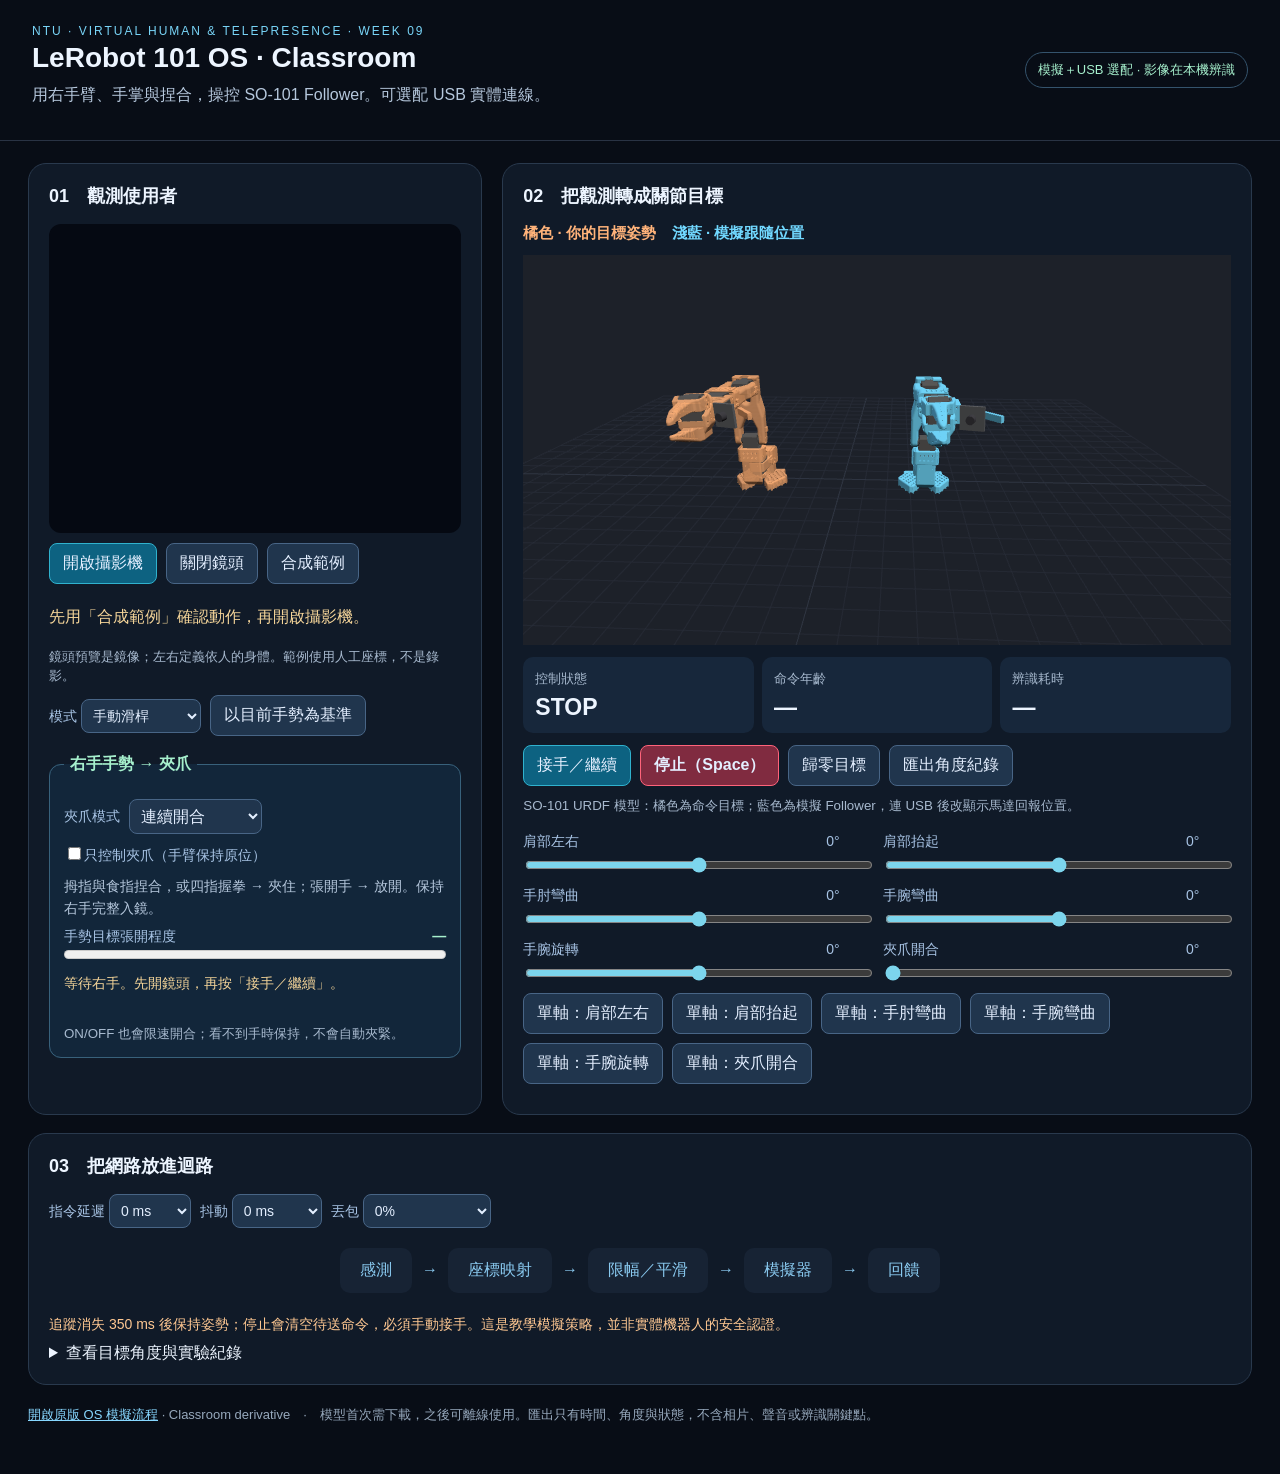
<file: web/index.html>
<!doctype html><html lang="zh-Hant"><head><meta charset="utf-8"><meta name="viewport" content="width=device-width,initial-scale=1"><title>LeRobot 101 OS · Classroom</title><link rel="stylesheet" href="lab.css"><script type="importmap">{"imports":{"three":"./vendor/three/three.module.js","three/examples/jsm/":"./vendor/three/examples/jsm/"}}</script></head><body data-kind="arm"><header><div><div class="eyebrow">NTU · VIRTUAL HUMAN & TELEPRESENCE · WEEK 09</div><h1>LeRobot 101 OS · Classroom</h1><p>用右手臂、手掌與捏合，操控 SO-101 Follower。可選配 USB 實體連線。</p></div><span class="badge">模擬＋USB 選配 · 影像在本機辨識</span></header><main><div class="grid"><section class="panel"><h2>01　觀測使用者</h2><div class="camera"><video id="camera" autoplay playsinline muted></video><canvas id="overlay"></canvas></div><div class="row"><button id="cameraStart" class="primary">開啟攝影機</button><button id="cameraStop">關閉鏡頭</button><button id="replay">合成範例</button></div><p id="status">先用「合成範例」確認動作，再開啟攝影機。</p><small>鏡頭預覽是鏡像；左右定義依人的身體。範例使用人工座標，不是錄影。</small><div class="row"><label>模式 <select id="mode"><option value="manual">手動滑桿</option><option value="replay">合成座標重播</option><option value="camera">攝影機追蹤</option></select></label><button id="calibrate">頭部歸中</button></div><fieldset id="gripperOptions" class="gripper-panel"><legend>右手手勢 → 夾爪</legend><div class="row"><label for="gripperMode">夾爪模式</label><select id="gripperMode"><option value="analog">連續開合</option><option value="binary">ON/OFF 開關</option></select></div><label class="gripper-only"><input type="checkbox" id="gripperOnly">只控制夾爪（手臂保持原位）</label><p class="gripper-help">拇指與食指捏合，或四指握拳 → 夾住；張開手 → 放開。保持右手完整入鏡。</p><label for="gripperMeter">手勢目標張開程度 <output id="gripperPercent">—</output></label><meter id="gripperMeter" min="0" max="100" value="0">0%</meter><p id="gripperStatus" role="status">等待右手。先開鏡頭，再按「接手／繼續」。</p><small>ON/OFF 也會限速開合；看不到手時保持，不會自動夾緊。</small></fieldset><div id="reachyOptions" class="row"><label><input type="checkbox" id="mirror" checked>鏡像互動：右手 → 左天線、轉頭也鏡像</label><label><input type="checkbox" id="invert">反轉轉頭方向</label></div></section><section class="panel"><h2>02　把觀測轉成關節目標</h2><div id="view"><img id="mujoco" alt="官方 Reachy Mini MuJoCo 模擬畫面"></div><div class="metrics"><div class="metric"><small>控制狀態</small><strong id="state">STOP</strong></div><div class="metric"><small>命令年齡</small><strong id="age">—</strong></div><div class="metric"><small>辨識耗時</small><strong id="latency">—</strong></div></div><div class="row"><button id="resume" class="primary">接手／繼續</button><button id="stop" class="danger">停止（Space）</button><button id="neutral">歸零目標</button><button id="export">匯出角度紀錄</button><button id="simToggle">查看 MuJoCo</button></div><small id="viewNote">SO-101 URDF 模型：橘色為命令目標；藍色為模擬 Follower，連 USB 後改顯示馬達回報位置。</small><div class="controls" id="sliders"></div></section></div><section class="panel controls"><h2>03　把網路放進迴路</h2><div class="row"><label>指令延遲 <select id="delay"><option value="0">0 ms</option><option value="150">150 ms</option><option value="400">400 ms</option></select></label><label>抖動 <select id="jitter"><option value="0">0 ms</option><option value="100">±100 ms</option></select></label><label>丟包 <select id="drop"><option value="0">0%</option><option value="0.2">20%</option><option value="1">100%（斷線）</option></select></label></div><div class="flow"><span>感測</span>→<span>座標映射</span>→<span>限幅／平滑</span>→<span>模擬器</span>→<span>回饋</span></div><p class="note">追蹤消失 350 ms 後保持姿勢；停止會清空待送命令，必須手動接手。這是教學模擬策略，並非實體機器人的安全認證。</p><details><summary>查看目標角度與實驗紀錄</summary><pre id="values" class="log"></pre></details></section><p class="footer"><a href="os.html?devmock=1">開啟原版 OS 模擬流程</a> · Classroom derivative　·　模型首次需下載，之後可離線使用。匯出只有時間、角度與狀態，不含相片、聲音或辨識關鍵點。</p></main><script type="module" src="lab.js"></script></body></html>
</file>
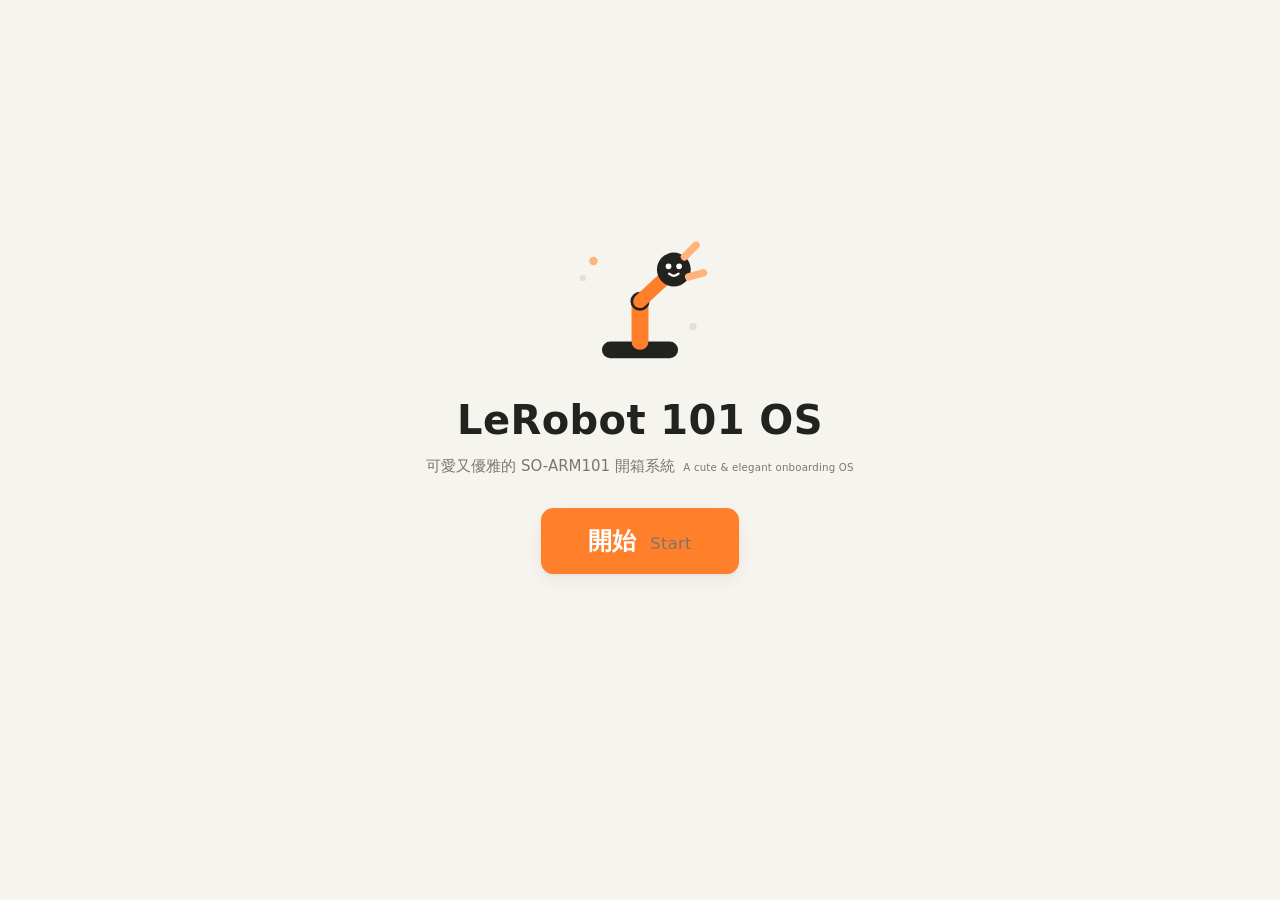
<file: web/os.html>
<!doctype html>
<html lang="zh-Hant">
<head>
<meta charset="utf-8">
<meta name="viewport" content="width=device-width, initial-scale=1">
<title>LeRobot 101 OS</title>
<link rel="icon" href="data:image/svg+xml,<svg xmlns=%22http://www.w3.org/2000/svg%22 viewBox=%220 0 100 100%22><text y=%22.9em%22 font-size=%2290%22>🤖</text></svg>">
<link rel="stylesheet" href="./style.css">
<!-- import map：three 與 examples/jsm 一律走本地 vendor（零 CDN、零建置） -->
<script type="importmap">
{
  "imports": {
    "three": "./vendor/three/three.module.js",
    "three/examples/jsm/": "./vendor/three/examples/jsm/"
  }
}
</script>
</head>
<body>

<!-- ═══════════ 開機畫面 ═══════════ -->
<div id="bootOverlay">
  <div class="boot-inner">
    <!-- 品牌標誌：自己畫的可愛機器手臂（圓潤、友善） -->
    <svg class="brandmark" viewBox="0 0 140 140" fill="none" aria-hidden="true">
      <circle cx="26" cy="36" r="4" fill="#ffb37a"/>
      <circle cx="16" cy="52" r="3" fill="#e3dfd5"/>
      <circle cx="120" cy="98" r="3.5" fill="#e3dfd5"/>
      <rect x="34" y="112" width="72" height="16" rx="8" fill="#22221e"/>
      <path d="M70 112 L70 74" stroke="#ff7f2a" stroke-width="16" stroke-linecap="round"/>
      <circle cx="70" cy="74" r="9" fill="#22221e"/>
      <circle cx="70" cy="74" r="3.4" fill="#f6f4ef"/>
      <path d="M70 74 L98 48" stroke="#ff7f2a" stroke-width="13" stroke-linecap="round"/>
      <circle cx="102" cy="44" r="16" fill="#22221e"/>
      <circle cx="97" cy="41" r="2.7" fill="#fff"/>
      <circle cx="107" cy="41" r="2.7" fill="#fff"/>
      <path d="M97.5 48 Q102 52 106.5 48" stroke="#fff" stroke-width="2.2" stroke-linecap="round" fill="none"/>
      <path d="M112 32 L123 21" stroke="#ffb37a" stroke-width="7" stroke-linecap="round"/>
      <path d="M116 51 L130 47" stroke="#ffb37a" stroke-width="7" stroke-linecap="round"/>
    </svg>
    <h1>LeRobot 101 OS</h1>
    <p class="boot-sub">可愛又優雅的 SO-ARM101 開箱系統 <span class="en">A cute &amp; elegant onboarding OS</span></p>
    <button id="btnBoot" class="big primary">開始 <span class="en">Start</span></button>
    <p id="bootTyper" aria-live="polite"></p>
  </div>
</div>

<!-- ═══════════ 頁首 ═══════════ -->
<header id="topbar">
  <div class="brand">🤖 <b>LeRobot 101 OS</b></div>
  <div class="badges">
    <span id="modeBadge" class="badge">—</span>
    <span id="phaseBadge" class="badge">—</span>
    <span id="wsBadge" class="badge">—</span>
    <span id="serverBadge" class="badge mono">—</span>
  </div>
</header>

<!-- ═══════════ 三欄佈局 ═══════════ -->
<main class="layout">

  <!-- 左：步驟導覽 ①–⑤ -->
  <nav id="stepNav" aria-label="步驟">
    <button class="step" data-panel="connect"><span class="num">①</span><span class="t">連線<span class="en">Connect</span></span><span class="check">✓</span></button>
    <button class="step" data-panel="calib"><span class="num">②</span><span class="t">校準<span class="en">Calibrate</span></span><span class="check">✓</span></button>
    <button class="step" data-panel="teleop"><span class="num">③</span><span class="t">遙操作<span class="en">Teleop</span></span><span class="check">✓</span></button>
    <button class="step" data-panel="record"><span class="num">④</span><span class="t">錄製<span class="en">Record</span></span><span class="check">✓</span></button>
    <button class="step" data-panel="replay"><span class="num">⑤</span><span class="t">回放<span class="en">Replay</span></span><span class="check">✓</span></button>
    <button class="step" data-panel="smart"><span class="num">⑥</span><span class="t">智慧<span class="en">Smart</span></span><span class="check">✓</span></button>
  </nav>

  <!-- 中：面板 -->
  <section id="panels">

    <!-- ① 連線 -->
    <section class="panel" id="panel-connect">
      <div class="next-banner" id="banner-connect" hidden></div>
      <h2>① 連線 <span class="en">Connect</span></h2>
      <div class="arm-cards">
        <div class="card arm-card" id="armcard-leader"></div>
        <div class="card arm-card" id="armcard-follower"></div>
      </div>
      <div class="card cam-card">
        <h3>🎥 夾爪相機 <span class="en">Gripper camera</span> <span class="cam-name" id="camName"></span>
          <select id="camSelect" class="cam-select" hidden></select></h3>
        <div class="cam-wrap" id="camConnectWrap">
          <img id="camConnect" alt="夾爪相機畫面">
          <div class="cam-dead-msg">📷 相機未連線（不影響流程）</div>
          <div class="cam-switch-msg"><span></span>正在切換相機，請稍候…</div>
          <div class="cam-black-msg" id="camBlackMsg" hidden>🕶 畫面全黑——檢查一下鏡頭蓋是不是還蓋著？</div>
        </div>
      </div>
      <div class="row">
        <button class="big" data-action="scan" id="btnScan">🔄 重新掃描 <span class="en">Rescan</span></button>
      </div>
    </section>

    <!-- ② 校準 -->
    <section class="panel" id="panel-calib" hidden>
      <div class="next-banner" id="banner-calib" hidden></div>
      <h2>② 校準 <span class="en">Calibrate</span></h2>
      <div id="calibBody"></div>
    </section>

    <!-- ③ 遙操作 -->
    <section class="panel" id="panel-teleop" hidden>
      <div class="next-banner" id="banner-teleop" hidden></div>
      <h2>③ 遙操作 <span class="en">Teleop</span></h2>
      <div class="hint-bar" id="hint-teleop" hidden></div>
      <div class="viewer-big" id="teleopViewerSlot">
        <div class="cam-float" id="camTeleopWrap">
          <img id="camTeleop" alt="夾爪相機畫面">
          <div class="cam-dead-msg">📷 相機未連線</div>
          <div class="cam-switch-msg"><span></span>正在切換相機…</div>
        </div>
      </div>
      <div class="row teleop-controls">
        <button class="big primary" data-action="teleop-start" id="btnTeleopStart">▶ 開始遙操作 <span class="en">Start</span></button>
        <button class="big danger" data-action="teleop-stop" id="btnTeleopStop">⏹ 停止 <span class="en">Stop</span></button>
        <div class="stat" id="hzStat" hidden>迴圈頻率 <b>—</b> Hz</div>
      </div>
      <p class="tip">💡 拿起 Leader（小臂），Follower 會即時跟著動。</p>
    </section>

    <!-- ④ 錄製 -->
    <section class="panel" id="panel-record" hidden>
      <div class="next-banner" id="banner-record" hidden></div>
      <h2>④ 錄製 <span class="en">Record</span></h2>
      <div class="hint-bar" id="hint-record" hidden></div>
      <div class="card" id="recordForm">
        <label>資料集名稱 <span class="en">Dataset name</span>
          <input id="recName" type="text" placeholder="例如 pick_jar_v1" autocomplete="off">
        </label>
        <label>任務描述 <span class="en">Task description</span>
          <input id="recTask" type="text" placeholder="例如 把小罐子放到盒子裡" autocomplete="off">
        </label>
        <label class="fps-label">FPS
          <input id="recFps" type="number" value="30" min="5" max="60">
        </label>
        <button class="big primary" data-action="record-start" id="btnRecordStart">⏺ 開始錄製 <span class="en">Start recording</span></button>
      </div>
      <div id="recordLive" hidden></div>
    </section>

    <!-- ⑤ 回放 -->
    <section class="panel" id="panel-replay" hidden>
      <h2>⑤ 回放 <span class="en">Replay</span></h2>
      <div class="hint-bar" id="hint-replay" hidden></div>
      <div id="replayBody"></div>
    </section>

    <!-- ⑥ 智慧：拿錄好的資料集訓練 ACT，訓練完點一下就自己動 -->
    <section class="panel" id="panel-smart" hidden>
      <h2>⑥ 智慧 <span class="en">Smart</span></h2>
      <div class="hint-bar" id="hint-smart" hidden></div>
      <div id="smartBody"></div>
    </section>

  </section>

  <!-- 右：常駐 aside（3D + 日誌） -->
  <aside id="sidebar">
    <div class="card viewer-card">
      <h3>🦾 3D 預覽 <span class="en">Preview</span></h3>
      <div class="viewer-slot" id="asideViewerSlot"></div>
      <p class="viewer-note" id="asideViewerNote" hidden>3D 檢視已移到左邊面板 →</p>
    </div>
    <div class="card log-card">
      <h3>📜 操作日誌 <span class="en">Log</span></h3>
      <pre id="logBox" class="mono"></pre>
    </div>
  </aside>
</main>

<!-- 模擬人手滑桿（mock 模式限定） -->
<div id="simhandPanel" hidden>
  <button id="simhandToggle">🧪 模擬人手 <span class="en">Sim hand</span></button>
  <div id="simhandBody" hidden>
    <div class="simhand-tabs">
      <button class="simtab active" data-arm="follower">Follower</button>
      <button class="simtab" data-arm="leader">Leader</button>
    </div>
    <div id="simhandSliders"></div>
    <button class="simhand-center" data-action="mock-center">🎯 一鍵置中</button>
  </div>
</div>

<!-- 字幕膠囊 / toast / 彩帶 / 確認框 -->
<div id="subtitlePill" aria-live="polite"></div>
<div id="toastWrap"></div>
<canvas id="confettiCanvas"></canvas>
<div id="confirmOverlay" hidden>
  <div class="confirm-box card">
    <p id="confirmText"></p>
    <div class="row">
      <button class="big" id="confirmNo">取消 <span class="en">Cancel</span></button>
      <button class="big danger" id="confirmYes">確定 <span class="en">Confirm</span></button>
    </div>
  </div>
</div>

<script type="module" src="./app.js"></script>
</body>
</html>
</file>
<file: web/lab.css>
[hidden]{display:none!important}
.view-legend{display:flex;gap:16px;flex-wrap:wrap;padding:0 0 12px;font-size:15px;font-weight:600}.target-label{color:#ffb37a}.actual-label{color:#71d8ff}
.feedback-scroll{overflow-x:auto}#usbFeedback table{border-collapse:collapse;width:100%;font-size:14px}#usbFeedback th,#usbFeedback td{padding:8px;text-align:right;border-bottom:1px solid #29394d;font-variant-numeric:tabular-nums}#usbFeedback th:first-child{text-align:left}#usbFeedbackHint{font-size:14px;color:#f5d599}
#usbAlignPanel{padding:12px 16px;background:#17273b;border:1px solid #38617b;border-radius:10px;margin:12px 0}#usbAlignProgress{display:block;width:100%;height:14px;margin:8px 0;accent-color:#8de4c0}
.gripper-panel{margin:18px 0 0;padding:14px;border:1px solid #38617b;border-radius:12px;background:#12263a}.gripper-panel legend{color:#a6f0cd;font-weight:600;padding:0 6px}.gripper-panel label{display:block}.gripper-panel .row label{display:inline}.gripper-panel .gripper-help{font-size:14px}.gripper-panel meter{width:100%;height:18px;accent-color:#8de4c0}.gripper-panel output{float:right;color:#a6f0cd;font-weight:600}.gripper-panel #gripperStatus{font-size:14px;min-height:44px;color:#f5d599}.gripper-panel .gripper-only{line-height:1.6}
*{box-sizing:border-box}body{margin:0;background:#080d16;color:#edf5ff;font:16px -apple-system,BlinkMacSystemFont,"PingFang TC",sans-serif}header{padding:24px 32px;border-bottom:1px solid #293344;display:flex;justify-content:space-between;gap:20px;align-items:center}h1{font-size:28px;margin:4px 0}h2{font-size:18px;margin:0 0 16px}p{line-height:1.6;color:#b5c7dc;margin:8px 0}.eyebrow{color:#79d5f8;font-size:12px;letter-spacing:2px}.badge{border:1px solid #34536c;padding:8px 12px;border-radius:99px;color:#a6f0cd;font-size:13px}main{padding:22px 28px;max-width:1600px;margin:auto}.grid{display:grid;grid-template-columns:minmax(260px,1fr) minmax(400px,1.65fr);gap:20px}.panel{background:#101a28;border:1px solid #29394d;border-radius:18px;padding:20px}.camera{aspect-ratio:4/3;position:relative;background:#050912;border-radius:12px;overflow:hidden}.camera video,.camera canvas{position:absolute;width:100%;height:100%;object-fit:contain}.camera video{transform:scaleX(-1)}#view{height:390px;position:relative}.v3d-host{width:100%;height:100%;position:relative}.v3d-callouts{position:absolute;inset:0;pointer-events:none}.v3d-callouts svg{width:100%;height:100%}button,select,a.button{font:inherit;color:#e4efff;background:#20354d;border:1px solid #486586;border-radius:8px;padding:9px 13px;cursor:pointer;text-decoration:none;display:inline-block}button:hover{background:#2f4c6a}button.primary{background:#0d6281;border-color:#30b2ce}button.danger{background:#802b40;border-color:#ff637a;font-weight:bold}button:disabled{opacity:.5;cursor:wait}.row{display:flex;gap:9px;align-items:center;flex-wrap:wrap;margin:10px 0}label{color:#a8c4e5;font-size:14px}select{padding:7px;max-width:200px}.metrics{display:grid;grid-template-columns:repeat(3,1fr);gap:8px;margin:12px 0}.metric{padding:12px;background:#17273b;border-radius:10px}.metric strong{display:block;font-size:23px;margin-top:6px}small{color:#a7b9ce}#status{padding:10px 0;min-height:40px;color:#f5d599}#sliders{display:grid;grid-template-columns:1fr 1fr;gap:12px}#sliders label{display:grid;grid-template-columns:1fr 45px;gap:4px}input[type=range]{width:100%;grid-column:span 2;accent-color:#7cd5ed}.flow{display:flex;gap:10px;margin:20px 0;align-items:center;justify-content:center;color:#89c9ef}.flow span{background:#172334;border-radius:10px;padding:12px 20px}.footer{margin:20px 0;color:#97a9bd;font-size:13px}.note{color:#ffc892;font-size:14px}#mujoco{position:absolute;inset:0;width:100%;height:100%;object-fit:contain;background:#111;display:none}a{color:#87d7ff}.controls{margin-top:18px}.log{font:12px monospace;white-space:pre-wrap;max-height:120px;overflow:auto} @media(max-width:900px){.grid{grid-template-columns:1fr}header{align-items:flex-start;flex-direction:column}#view{height:320px}.flow{font-size:12px;gap:3px}.flow span{padding:8px}main{padding:16px}}
</file>
<file: web/style.css>
/* style.css — LeRobot 101 OS
   視覺語言：EMYOS 家族（暖紙色 + 白卡片 + 中文為主英文小字）+ LeRobot 橘。
   本 UI 固定暖紙色主題；深板岩只給「機器」表面（3D 視窗、日誌、相機）。 */

:root {
  --bg: #f6f4ef;          /* 暖紙色 */
  --card: #ffffff;
  --ink: #22221e;
  --muted: #7a776e;
  --hair: #e3dfd5;
  --radius: 14px;
  --orange: #ff7f2a;      /* LeRobot 橘 */
  --orange-soft: #ffb37a;
  --green: #2e7d43;
  --red: #b3372e;
  --blue: #2b5fa8;
  --amber: #b07a1e;
  --slate: #1d2129;       /* 機台深板岩 */
  --shadow: 0 1px 3px rgba(34, 34, 30, .07), 0 6px 18px rgba(34, 34, 30, .05);
}

* { box-sizing: border-box; }
html, body { margin: 0; padding: 0; }
body {
  background: var(--bg);
  color: var(--ink);
  font-family: "PingFang TC", "Noto Sans TC", system-ui, sans-serif;
  font-size: 15px;
  line-height: 1.55;
}
.mono, pre, code, input[type="text"] { font-family: ui-monospace, SFMono-Regular, Menlo, monospace; }
.en { font-size: .68em; color: var(--muted); font-weight: 400; margin-left: .35em; letter-spacing: .02em; }
h1, h2, h3 { margin: 0 0 .5em; }
h2 { font-size: 24px; }
h3 { font-size: 16px; }
button { font-family: inherit; cursor: pointer; }
button:disabled { opacity: .45; cursor: not-allowed; }

/* ═══ 大按鈕（EMYOS 慣例：19px bold、手指友善） ═══ */
button.big {
  font-size: 19px; font-weight: 700;
  padding: 12px 22px;
  border-radius: 12px;
  border: 1.5px solid var(--hair);
  background: var(--card);
  color: var(--ink);
  box-shadow: var(--shadow);
  transition: transform .12s ease, box-shadow .12s ease;
}
button.big:not(:disabled):hover { transform: translateY(-1px); }
button.big:not(:disabled):active { transform: translateY(1px) scale(.99); }
button.big.primary { background: var(--orange); border-color: var(--orange); color: #fff; }
button.big.danger { background: var(--red); border-color: var(--red); color: #fff; }
button.big.go { background: var(--green); border-color: var(--green); color: #fff; }
button.big.armed { background: #7c221b; border-color: #7c221b; color: #fff; animation: shake .3s ease; }
@keyframes shake { 25% { transform: translateX(-3px); } 75% { transform: translateX(3px); } }

.row { display: flex; gap: 12px; align-items: center; flex-wrap: wrap; margin: 14px 0; }

/* ═══ 開機畫面 ═══ */
#bootOverlay {
  position: fixed; inset: 0; z-index: 1000;
  background: var(--bg);
  display: flex; align-items: center; justify-content: center;
  transition: opacity .7s ease;
}
#bootOverlay.gone { opacity: 0; pointer-events: none; }
.boot-inner { text-align: center; padding: 24px; max-width: 560px; }
.brandmark { width: 148px; height: 148px; animation: bob 3.2s ease-in-out infinite; }
@keyframes bob { 50% { transform: translateY(-7px); } }
.boot-inner h1 { font-size: 40px; letter-spacing: .01em; margin: 10px 0 4px; }
.boot-sub { color: var(--muted); margin: 0 0 30px; }
#btnBoot { font-size: 24px; padding: 16px 46px; }
#bootTyper {
  min-height: 54px; margin-top: 30px; font-size: 19px; color: var(--ink);
}
#bootTyper.typing::after { content: "▍"; color: var(--orange); animation: blink 1s steps(1) infinite; }
@keyframes blink { 50% { opacity: 0; } }

/* ═══ 頁首 ═══ */
#topbar {
  position: sticky; top: 0; z-index: 50;
  display: flex; align-items: center; justify-content: space-between; gap: 12px;
  padding: 10px 18px;
  background: color-mix(in srgb, var(--bg) 88%, #fff);
  border-bottom: 1px solid var(--hair);
  backdrop-filter: blur(6px);
}
#topbar .brand { font-size: 18px; }
.badges { display: flex; gap: 8px; flex-wrap: wrap; }
.badge {
  font-size: 12.5px; padding: 4px 10px; border-radius: 999px;
  background: var(--card); border: 1px solid var(--hair); color: var(--muted);
  white-space: nowrap;
}
.badge.green { background: #e7f2ea; color: var(--green); border-color: #c6dfcd; }
.badge.red { background: #f7e6e4; color: var(--red); border-color: #ecc8c4; animation: pulse-badge 1.2s ease-in-out infinite; }
.badge.blue { background: #e7edf7; color: var(--blue); border-color: #c9d6ec; }
.badge.amber { background: #f6eedd; color: var(--amber); border-color: #e8d9b8; }
.badge.orange { background: #ffefe2; color: #c05d14; border-color: #f5d3b5; }
@keyframes pulse-badge { 50% { opacity: .55; } }

/* ═══ 三欄佈局：150px | 1fr | 400px ═══ */
.layout {
  display: grid;
  grid-template-columns: 150px minmax(0, 1fr) 400px;
  gap: 16px;
  padding: 16px;
  max-width: 1720px;
  margin: 0 auto;
  align-items: start;
}

/* 步驟導覽 */
#stepNav { display: flex; flex-direction: column; gap: 8px; position: sticky; top: 64px; }
#stepNav .step {
  display: flex; align-items: center; gap: 8px; text-align: left;
  padding: 12px 10px; border-radius: 12px;
  border: 1.5px solid var(--hair); background: var(--card);
  font-size: 15px; font-weight: 700; color: var(--ink);
  box-shadow: var(--shadow);
}
#stepNav .step .num { font-size: 19px; color: var(--muted); }
#stepNav .step .t { display: flex; flex-direction: column; line-height: 1.15; }
#stepNav .step .t .en { margin-left: 0; }
#stepNav .step .check { margin-left: auto; color: var(--green); font-weight: 900; visibility: hidden; }
#stepNav .step.done .check { visibility: visible; }
#stepNav .step.active { border-color: var(--orange); background: #fff7f0; }
#stepNav .step.active .num { color: var(--orange); }
#stepNav .step.live { position: relative; }
#stepNav .step.live::after {
  content: ""; position: absolute; top: 8px; right: 8px; width: 8px; height: 8px;
  border-radius: 50%; background: var(--orange); animation: pulse-badge 1s infinite;
}

/* 面板與卡片 */
.panel { min-width: 0; }
.card {
  background: var(--card); border: 1px solid var(--hair);
  border-radius: var(--radius); padding: 16px; box-shadow: var(--shadow);
  margin-bottom: 14px;
}
.tip { color: var(--muted); font-size: 13.5px; }

/* 下一步 banner（EMYOS 式綠色） */
.next-banner {
  display: flex; align-items: center; justify-content: space-between; gap: 12px;
  background: #e7f2ea; border: 1.5px solid #bcdcc6; color: var(--green);
  border-radius: 12px; padding: 10px 16px; margin-bottom: 14px;
  font-weight: 700; animation: slide-in .4s ease;
}
.next-banner button {
  background: var(--green); color: #fff; border: none; border-radius: 10px;
  font-size: 16px; font-weight: 700; padding: 8px 18px;
}
@keyframes slide-in { from { transform: translateY(-6px); opacity: 0; } }

/* 前置條件提示列 */
.hint-bar {
  background: #f6eedd; border: 1.5px solid #e8d9b8; color: var(--amber);
  border-radius: 12px; padding: 10px 16px; margin-bottom: 14px; font-weight: 600;
}

/* ═══ ① 連線：手臂卡 ═══ */
.arm-cards { display: grid; grid-template-columns: 1fr 1fr; gap: 14px; }
.arm-card { min-height: 150px; }
.arm-card h3 { display: flex; align-items: center; gap: 8px; }
.arm-card .chip {
  display: inline-block; font-size: 12.5px; padding: 2px 10px; border-radius: 999px;
  border: 1px solid var(--hair); color: var(--muted); margin: 2px 4px 2px 0;
}
.arm-card .chip.ok { background: #e7f2ea; color: var(--green); border-color: #c6dfcd; }
.arm-card .chip.warn { background: #ffefe2; color: #c05d14; border-color: #f5d3b5; }
.arm-card .kv { margin: 6px 0; font-size: 14px; }
.arm-card .kv b { font-family: ui-monospace, Menlo, monospace; font-size: 13px; }
.arm-card .recal { margin-top: 8px; font-size: 13.5px; padding: 6px 12px; border-radius: 9px; border: 1.5px solid var(--hair); background: var(--card); }

/* 等待插入的波紋動畫 */
.wait-ripple { display: flex; align-items: center; gap: 14px; color: var(--muted); padding: 12px 0; }
.ripple-dot { position: relative; width: 16px; height: 16px; flex: none; }
.ripple-dot::before, .ripple-dot::after {
  content: ""; position: absolute; inset: 0; border-radius: 50%;
  border: 2px solid var(--orange); opacity: 0;
  animation: ripple 1.8s ease-out infinite;
}
.ripple-dot::after { animation-delay: .9s; }
.ripple-dot i { position: absolute; inset: 5px; border-radius: 50%; background: var(--orange); }
@keyframes ripple { 0% { transform: scale(.6); opacity: .9; } 100% { transform: scale(2.6); opacity: 0; } }

/* 相機 */
.cam-wrap {
  position: relative; background: var(--slate); border-radius: 10px; overflow: hidden;
  aspect-ratio: 4 / 3; max-width: 340px;
}
.cam-wrap img { width: 100%; height: 100%; object-fit: cover; display: block; }
.cam-dead-msg {
  position: absolute; inset: 0; display: none; align-items: center; justify-content: center;
  color: #8b93a3; font-size: 13.5px; background: var(--slate);
}
.cam-wrap.cam-dead img { visibility: hidden; }
.cam-wrap.cam-dead .cam-dead-msg { display: flex; }
.cam-switch-msg {
  position: absolute; inset: 0; z-index: 3; display: none;
  align-items: center; justify-content: center; gap: 10px;
  color: #fff; font-size: 13.5px; font-weight: 700;
  background: rgba(29, 33, 41, .84);
}
.cam-switch-msg span {
  width: 18px; height: 18px; border-radius: 50%;
  border: 3px solid rgba(255, 255, 255, .35); border-top-color: var(--orange);
  animation: spin .8s linear infinite;
}
.cam-switching .cam-switch-msg { display: flex; }
.cam-select.switching { opacity: .65; cursor: wait; }

/* ═══ 3D 檢視器 ═══ */
.viewer-slot { height: 300px; border-radius: 10px; overflow: hidden; background: var(--slate); }
.viewer-big {
  position: relative; height: 420px; border-radius: var(--radius); overflow: hidden;
  background: var(--slate); box-shadow: var(--shadow); margin-bottom: 6px;
}
.v3d-host { width: 100%; height: 100%; position: relative; }
.v3d-host canvas { display: block; }

/* 關節標註覆蓋層（校準時：圈起來＋編號＋名稱） */
.v3d-callouts { position: absolute; inset: 0; pointer-events: none; overflow: hidden; }
.v3d-callouts svg { position: absolute; inset: 0; width: 100%; height: 100%; }
.v3d-callouts .ring { fill: none; stroke-width: 2; }
.v3d-callouts .ring.s-active { stroke: var(--orange); stroke-width: 3; fill: rgba(255, 127, 42, .14); }
.v3d-callouts .ring.s-todo { stroke: #f0b45c; stroke-dasharray: 4 3; }
.v3d-callouts .ring.s-ok { stroke: #5cc77a; }
.v3d-callouts .ring.s-dim { stroke: rgba(255, 255, 255, .35); }
.v3d-callouts .lead { stroke-width: 1.5; }
.v3d-callouts .lead.s-active { stroke: var(--orange); stroke-width: 2; }
.v3d-callouts .lead.s-todo { stroke: #f0b45c; }
.v3d-callouts .lead.s-ok { stroke: #5cc77a; }
.v3d-callouts .lead.s-dim { stroke: rgba(255, 255, 255, .3); }
.v3d-tag {
  position: absolute; left: 0; top: 0; white-space: nowrap;
  display: flex; align-items: center; gap: 6px;
  font-size: 12px; line-height: 1.15; color: #fff;
}
.v3d-tag .n {
  flex: none; width: 20px; height: 20px; border-radius: 50%;
  display: grid; place-items: center; font-weight: 800; font-size: 11.5px;
  background: #6b7280; color: #fff; box-shadow: 0 1px 4px rgba(0, 0, 0, .35);
}
.v3d-tag .t { font-weight: 700; text-shadow: 0 1px 3px rgba(0, 0, 0, .8); }
.v3d-tag .t em { display: block; font-style: normal; font-weight: 500; font-size: 10.5px; opacity: .75; }
.v3d-tag.named { background: rgba(20, 23, 30, .78); border: 1px solid rgba(255, 255, 255, .14); border-radius: 999px; padding: 3px 10px 3px 3px; }
.v3d-tag.s-todo .n { background: #d98f25; }
.v3d-tag.s-ok .n { background: var(--green); }
.v3d-tag.s-active .n { background: var(--orange); width: 24px; height: 24px; font-size: 13px; }
.v3d-tag.s-active { font-size: 14px; }
.v3d-tag.s-active.named { border-color: var(--orange); background: rgba(40, 24, 12, .88); padding: 4px 12px 4px 4px; }
.v3d-tag.s-dim { opacity: .7; }

/* 卡片上的關節編號——和 3D 標註同一套 1–6 */
.jnum {
  display: inline-grid; place-items: center; flex: none;
  width: 18px; height: 18px; border-radius: 50%; margin-right: 5px; vertical-align: -3px;
  background: #e9e5dc; color: #5d584d; font-size: 11px; font-weight: 800;
}
.jcap.on .jnum, .range-chip.done .jnum { background: #cfe6d6; color: var(--green); }
.range-chip.now .jnum { background: var(--orange); color: #fff; }
.jcap.hov, .range-chip.hov { border-color: var(--orange); }
.viewer-note { color: var(--muted); font-size: 12.5px; text-align: center; margin: 8px 0 0; }
.cam-float {
  position: absolute; right: 12px; top: 12px; width: 176px; z-index: 5;
  border-radius: 10px; overflow: hidden; border: 1.5px solid rgba(255,255,255,.25);
  background: var(--slate); aspect-ratio: 4 / 3;
}
.cam-float img { width: 100%; height: 100%; object-fit: cover; display: block; }
.cam-float .cam-dead-msg { font-size: 11px; }
.cam-float.cam-dead img { visibility: hidden; }
.cam-float.cam-dead .cam-dead-msg { display: flex; }

/* teleop 控制列 */
.teleop-controls .stat { font-size: 16px; color: var(--muted); }
.teleop-controls .stat b { color: var(--blue); font-size: 22px; font-family: ui-monospace, Menlo, monospace; }

/* ═══ ② 校準 ═══ */
.calib-choose { display: grid; grid-template-columns: 1fr 1fr; gap: 14px; align-items: stretch; }
/* 兩張卡等高、按鈕釘在底部對齊；狀態與日期各自固定高度，
   文字長短不同（有沒有日期、要不要折行）就不會把按鈕推歪 */
.calib-choose .card {
  text-align: center; height: 100%;
  display: flex; flex-direction: column; align-items: center;
}
.calib-choose .card h3 { min-height: 2.6em; display: flex; align-items: center; justify-content: center; }
.calib-choose .pick-status { min-height: 30px; display: flex; align-items: center; }
.calib-choose .pick-date {
  min-height: 20px; font-size: 12.5px; color: var(--muted);
  font-family: ui-monospace, Menlo, monospace;
}
.calib-choose .armpick { width: 100%; margin-top: auto; }
.calib-stage-head { display: flex; align-items: baseline; gap: 12px; flex-wrap: wrap; margin-bottom: 10px; }
.calib-stage-head .stageno { color: var(--orange); font-weight: 800; }
.calib-viewer { height: 320px; border-radius: var(--radius); overflow: hidden; background: var(--slate); box-shadow: var(--shadow); margin-bottom: 14px; }

/* 關節膠囊 */
.jcaps { display: grid; grid-template-columns: repeat(3, 1fr); gap: 10px; margin: 12px 0; }
.jcap {
  position: relative; display: flex; align-items: center; gap: 10px;
  background: var(--card); border: 1.5px solid var(--hair); border-radius: 999px;
  padding: 10px 16px; box-shadow: var(--shadow);
  transition: background .25s ease, border-color .25s ease, transform .2s ease;
}
.jcap .jcap-check {
  width: 26px; height: 26px; flex: none; border-radius: 50%;
  display: flex; align-items: center; justify-content: center;
  background: var(--hair); color: #fff; font-weight: 900; font-size: 14px;
  transition: background .25s ease;
}
.jcap .jcap-name { font-weight: 700; font-size: 14px; line-height: 1.2; }
.jcap .jcap-name .en { display: block; margin: 0; }
.jcap .jcap-deg { margin-left: auto; font-family: ui-monospace, Menlo, monospace; font-size: 13.5px; color: var(--muted); }
.jcap.on { background: #e7f2ea; border-color: #9fcbac; }
.jcap.on .jcap-check { background: var(--green); }
.jcap.on .jcap-deg { color: var(--green); }
.jcap.pop { animation: cap-pop .55s cubic-bezier(.3, 1.6, .4, 1); }
@keyframes cap-pop { 30% { transform: scale(1.09); } }

/* 圓環倒數（圍著可愛機器臉） */
.countdown { display: flex; align-items: center; justify-content: center; gap: 18px; padding: 8px 0 4px; }
.countdown svg { width: 128px; height: 128px; }
.countdown .ring-bg { fill: none; stroke: var(--hair); stroke-width: 8; }
.countdown .ring-fg {
  fill: none; stroke: var(--orange); stroke-width: 8; stroke-linecap: round;
  transform: rotate(-90deg); transform-origin: 50% 50%;
  transition: stroke-dashoffset .12s linear;
}
.cd-label { font-size: 19px; font-weight: 700; }
.cd-label b { color: var(--orange); font-family: ui-monospace, Menlo, monospace; }

/* 弧形量表（Face ID 風格） */
.gauge-wrap { position: relative; max-width: 480px; margin: 4px auto 0; }
.gauge-wrap svg { width: 100%; display: block; }
.gauge-tick { stroke: #d8d3c6; stroke-width: 3.5; stroke-linecap: round; transition: stroke .18s ease; }
.gauge-tick.lit { stroke: var(--orange); }
.gauge-needle { stroke: var(--ink); stroke-width: 4; stroke-linecap: round; }
.gauge-hub { fill: var(--ink); }
.gauge-face-eye { fill: var(--card); }
.gauge-deg {
  position: absolute; left: 50%; top: 68%; transform: translateX(-50%);
  font-family: ui-monospace, Menlo, monospace; font-size: 26px; font-weight: 700;
}
.gauge-dot {
  position: absolute; width: 18px; height: 18px; border-radius: 50%;
  border: 3px solid var(--muted); background: var(--card);
  transform: translate(-50%, -50%);
  transition: background .2s ease, border-color .2s ease;
}
.gauge-dot.done { background: var(--green); border-color: var(--green); }
.gauge-dot.hint { border-color: var(--orange); animation: pulse-badge 1s infinite; }
.gauge-dot .star {
  position: absolute; left: 6px; top: 6px; color: var(--orange); font-size: 13px;
  pointer-events: none; animation: star-fly .7s ease-out forwards;
}
@keyframes star-fly {
  0% { transform: translate(0, 0) scale(.4); opacity: 1; }
  100% { transform: translate(var(--dx), var(--dy)) scale(1.15) rotate(120deg); opacity: 0; }
}

.guide-line { text-align: center; font-size: 20px; font-weight: 700; margin: 6px 0 0; }
.guide-line .side-hint { color: var(--orange); }
.range-chips { display: flex; gap: 8px; flex-wrap: wrap; justify-content: center; margin: 12px 0 4px; }
.range-chip {
  font-size: 13px; padding: 4px 12px; border-radius: 999px;
  border: 1.5px solid var(--hair); color: var(--muted); background: var(--card);
}
.range-chip.now { border-color: var(--orange); color: #c05d14; background: #fff7f0; font-weight: 700; }
.range-chip.done { border-color: #9fcbac; color: var(--green); background: #e7f2ea; }
.range-chip.free { border-style: dashed; }
.span-line { text-align: center; color: var(--muted); font-size: 13px; margin-top: 2px; }
.span-line b { color: var(--green); }

/* 儲存中 / 成功卡 */
.saving-box { text-align: center; padding: 26px 0; color: var(--muted); font-size: 17px; }
.spinner {
  width: 34px; height: 34px; margin: 0 auto 12px; border-radius: 50%;
  border: 4px solid var(--hair); border-top-color: var(--orange);
  animation: spin 0.9s linear infinite;
}
@keyframes spin { to { transform: rotate(360deg); } }
.success-card {
  background: linear-gradient(135deg, #e7f2ea, #f3faf1);
  border: 2px solid #9fcbac; border-radius: var(--radius);
  padding: 20px; text-align: center; animation: slide-in .5s ease; margin-bottom: 14px;
}
.success-card h3 { font-size: 24px; color: var(--green); }
.success-card .path { font-family: ui-monospace, Menlo, monospace; font-size: 12px; color: var(--muted); word-break: break-all; }

/* ═══ ④ 錄製 ═══ */
#recordForm label { display: block; font-weight: 700; margin-bottom: 12px; }
#recordForm input {
  display: block; width: 100%; max-width: 420px; margin-top: 4px;
  font-size: 16px; padding: 9px 12px; border-radius: 10px; border: 1.5px solid var(--hair);
  background: var(--bg);
}
#recordForm input:focus { outline: 2px solid var(--orange-soft); border-color: var(--orange); }
#recordForm .fps-label input { max-width: 110px; }
.rec-bar {
  display: flex; align-items: center; gap: 12px;
  background: #f7e6e4; border: 2px solid var(--red); border-radius: var(--radius);
  padding: 14px 18px; font-weight: 800; font-size: 19px; color: var(--red);
  animation: rec-pulse 1.15s ease-in-out infinite; margin-bottom: 14px;
}
.rec-bar .dot { width: 14px; height: 14px; border-radius: 50%; background: var(--red); }
.rec-bar .meta { margin-left: auto; font-size: 14px; font-weight: 600; color: #8c4640; font-family: ui-monospace, Menlo, monospace; }
@keyframes rec-pulse { 50% { box-shadow: 0 0 0 6px rgba(179, 55, 46, .12); } }

/* ═══ ⑤ 回放 ═══ */
.ds-card { display: flex; align-items: center; gap: 14px; flex-wrap: wrap; }
.ds-card .ds-name { font-weight: 700; font-family: ui-monospace, Menlo, monospace; }
.ds-card .ds-meta { color: var(--muted); font-size: 13px; }
.ds-card .ep-pick { margin-left: auto; display: flex; align-items: center; gap: 8px; }
.ds-card .ep-pick input {
  width: 66px; font-size: 16px; padding: 7px 8px; border-radius: 9px; border: 1.5px solid var(--hair);
}
.replay-warn { color: var(--amber); font-size: 13.5px; margin: 4px 0 12px; }
.progress-outer { background: var(--hair); border-radius: 999px; height: 16px; overflow: hidden; margin: 14px 0; }
.progress-inner { height: 100%; width: 0%; background: var(--blue); border-radius: 999px; transition: width .15s linear; }

/* ═══ aside ═══ */
#sidebar { position: sticky; top: 64px; min-width: 0; }
.log-card pre {
  background: var(--slate); color: #c9cfda; border-radius: 10px;
  font-size: 11.5px; line-height: 1.6; padding: 10px 12px; margin: 0;
  height: 300px; overflow: auto; white-space: pre-wrap; word-break: break-all;
}

/* ═══ 字幕膠囊 ═══ */
#subtitlePill {
  position: fixed; left: 50%; bottom: 76px; transform: translate(-50%, 14px);
  z-index: 300; max-width: min(720px, 88vw);
  background: rgba(29, 33, 41, .92); color: #fff;
  padding: 11px 22px; border-radius: 999px; font-size: 17px;
  opacity: 0; pointer-events: none;
  transition: opacity .35s ease, transform .35s ease;
}
#subtitlePill.show { opacity: 1; transform: translate(-50%, 0); }

/* ═══ toast ═══ */
#toastWrap {
  position: fixed; left: 50%; bottom: 22px; transform: translateX(-50%);
  z-index: 400; display: flex; flex-direction: column; gap: 8px; align-items: center;
}
.toast {
  padding: 10px 20px; border-radius: 999px; font-weight: 700; font-size: 15px;
  color: #fff; background: var(--ink); box-shadow: var(--shadow);
  opacity: 0; transform: translateY(8px);
  transition: opacity .3s ease, transform .3s ease;
  max-width: 86vw;
}
.toast.show { opacity: 1; transform: none; }
.toast.error { background: var(--red); }
.toast.success { background: var(--green); }

/* ═══ 彩帶 ═══ */
#confettiCanvas { position: fixed; inset: 0; z-index: 900; pointer-events: none; display: none; }

/* ═══ 確認框 ═══ */
#confirmOverlay {
  position: fixed; inset: 0; z-index: 800; background: rgba(34, 34, 30, .35);
  display: flex; align-items: center; justify-content: center; padding: 20px;
}
[hidden] { display: none !important; } /* hidden 屬性必須贏過任何 display 規則（含 .countdown 的 flex） */
.confirm-box { max-width: 460px; text-align: center; font-size: 17px; }
.confirm-box .row { justify-content: center; }

/* ═══ 模擬人手滑桿 ═══ */
#simhandPanel { position: fixed; left: 16px; bottom: 16px; z-index: 500; width: 300px; }
#simhandToggle {
  font-size: 15px; font-weight: 700; padding: 9px 16px; border-radius: 999px;
  border: 1.5px solid #f5d3b5; background: #fff7f0; color: #c05d14; box-shadow: var(--shadow);
}
#simhandBody {
  margin-top: 8px; background: var(--card); border: 1.5px solid var(--hair);
  border-radius: var(--radius); box-shadow: var(--shadow); padding: 12px;
}
.simhand-tabs { display: flex; gap: 6px; margin-bottom: 8px; }
.simtab {
  flex: 1; font-size: 13px; font-weight: 700; padding: 6px; border-radius: 8px;
  border: 1.5px solid var(--hair); background: var(--card); color: var(--muted);
}
.simtab.active { border-color: var(--orange); color: #c05d14; background: #fff7f0; }
.simslider { display: grid; grid-template-columns: 86px 1fr 44px; gap: 6px; align-items: center; margin: 4px 0; font-size: 12px; }
.simslider input[type="range"] { width: 100%; accent-color: var(--orange); }
.simslider .val { text-align: right; font-family: ui-monospace, Menlo, monospace; color: var(--muted); }
.simhand-center { width: 100%; margin-top: 8px; font-size: 13.5px; font-weight: 700; padding: 7px; border-radius: 9px; border: 1.5px solid var(--hair); background: var(--card); }

/* ═══ 響應式：<1100px 收單欄 ═══ */
@media (max-width: 1100px) {
  .layout { grid-template-columns: 1fr; }
  #stepNav { position: static; flex-direction: row; overflow-x: auto; padding-bottom: 4px; }
  #stepNav .step { flex: 1 0 auto; }
  #sidebar { position: static; }
  .arm-cards, .calib-choose { grid-template-columns: 1fr; }
  .jcaps { grid-template-columns: repeat(2, 1fr); }
  .viewer-big { height: 320px; }
  #simhandPanel { width: 260px; }
  .badges .mono { display: none; }
}
@media (max-width: 560px) {
  .jcaps { grid-template-columns: 1fr; }
  h2 { font-size: 20px; }
  #topbar { flex-wrap: wrap; }
}

.cam-name { font-size: 13px; color: var(--muted); font-family: ui-monospace, Menlo, monospace; font-weight: 400; }
.recal.adopt { background: #e7f2ea; border-color: #bcdcc6; color: var(--green); font-weight: 700; }
.cam-select { margin-left: 10px; font-size: 13px; padding: 3px 8px; border-radius: 8px; border: 1.5px solid var(--hair); background: var(--card); color: var(--ink); font-family: inherit; }
.cam-black-msg { position: absolute; inset: auto 0 12px 0; text-align: center; color: #ffb37a; font-weight: 700; font-size: 14px; text-shadow: 0 1px 3px rgba(0,0,0,.6); animation: pulse-badge 1.4s ease-in-out infinite; }
.hint-bar.recal { background: #eef2fa; border-color: #cbd8ee; color: var(--blue); }
.jcap.far .jcap-deg { color: var(--amber); }

/* ═══ 手臂「車色」色票（Tesla 車機風）═══ */
.kv.swatches { display: flex; align-items: center; gap: 6px; flex-wrap: wrap; }
.swatch {
  width: 22px; height: 22px; border-radius: 50%; padding: 0;
  border: 2px solid var(--hair); box-shadow: var(--shadow);
  transition: transform .12s ease, border-color .12s ease;
}
.swatch:hover { transform: scale(1.15); }
.swatch.on { border-color: var(--ink); transform: scale(1.12); }
.swatch.reset { background: var(--card); color: var(--muted); font-size: 12px; line-height: 1; }

/* ═══ ⑥ 智慧 ═══ */
.smart-section { margin: 18px 0 10px; }
#trainForm label { display: block; font-weight: 700; margin-bottom: 12px; }
#trainForm input, #trainForm select {
  display: block; width: 100%; max-width: 460px; font-size: 16px; margin-top: 6px;
  padding: 9px 10px; border-radius: 9px; border: 1.5px solid var(--hair); background: #fff;
}
#trainForm input:focus { outline: 2px solid var(--orange-soft); border-color: var(--orange); }
.ds-card .ep-pick select {
  font-size: 15px; padding: 7px 8px; border-radius: 9px; border: 1.5px solid var(--hair); background: #fff;
}
.train-card { border: 1.5px solid var(--blue); }
a.big { display: inline-flex; align-items: center; text-decoration: none; color: inherit; }
.forge-email-label { color: var(--muted); }
/* 🧪 Forge connect（實驗） */
.forge-connect { border-top: 1.5px dashed var(--hair); margin-top: 14px; padding-top: 10px; }
.forge-manual { margin-top: 8px; }
.forge-manual summary { cursor: pointer; color: var(--muted); font-size: 13px; }
.forge-manual input {
  display: block; width: 100%; max-width: 460px; font-size: 14px; margin: 8px 0;
  padding: 8px 10px; border-radius: 9px; border: 1.5px solid var(--hair);
  font-family: ui-monospace, Menlo, monospace;
}
.linklike { background: none; border: none; color: var(--blue); cursor: pointer;
  text-decoration: underline; font-size: 13px; padding: 0 4px; }

/* ⚖ 校準比一比 */
.compare-card { border: 1.5px solid var(--amber); }
.compare-table { border-collapse: collapse; width: 100%; font-size: 14px; }
.compare-table th, .compare-table td { text-align: left; padding: 6px 10px; border-bottom: 1px solid var(--hair); vertical-align: top; }
.compare-table th { font-weight: 700; }
.compare-table td:first-child { color: var(--muted); white-space: nowrap; }
.table-wrap { overflow-x: auto; margin: 8px 0 12px; }
.guide-line .jnum { background: var(--orange); color: #fff; width: 22px; height: 22px; font-size: 13px; vertical-align: -2px; }
</file>
